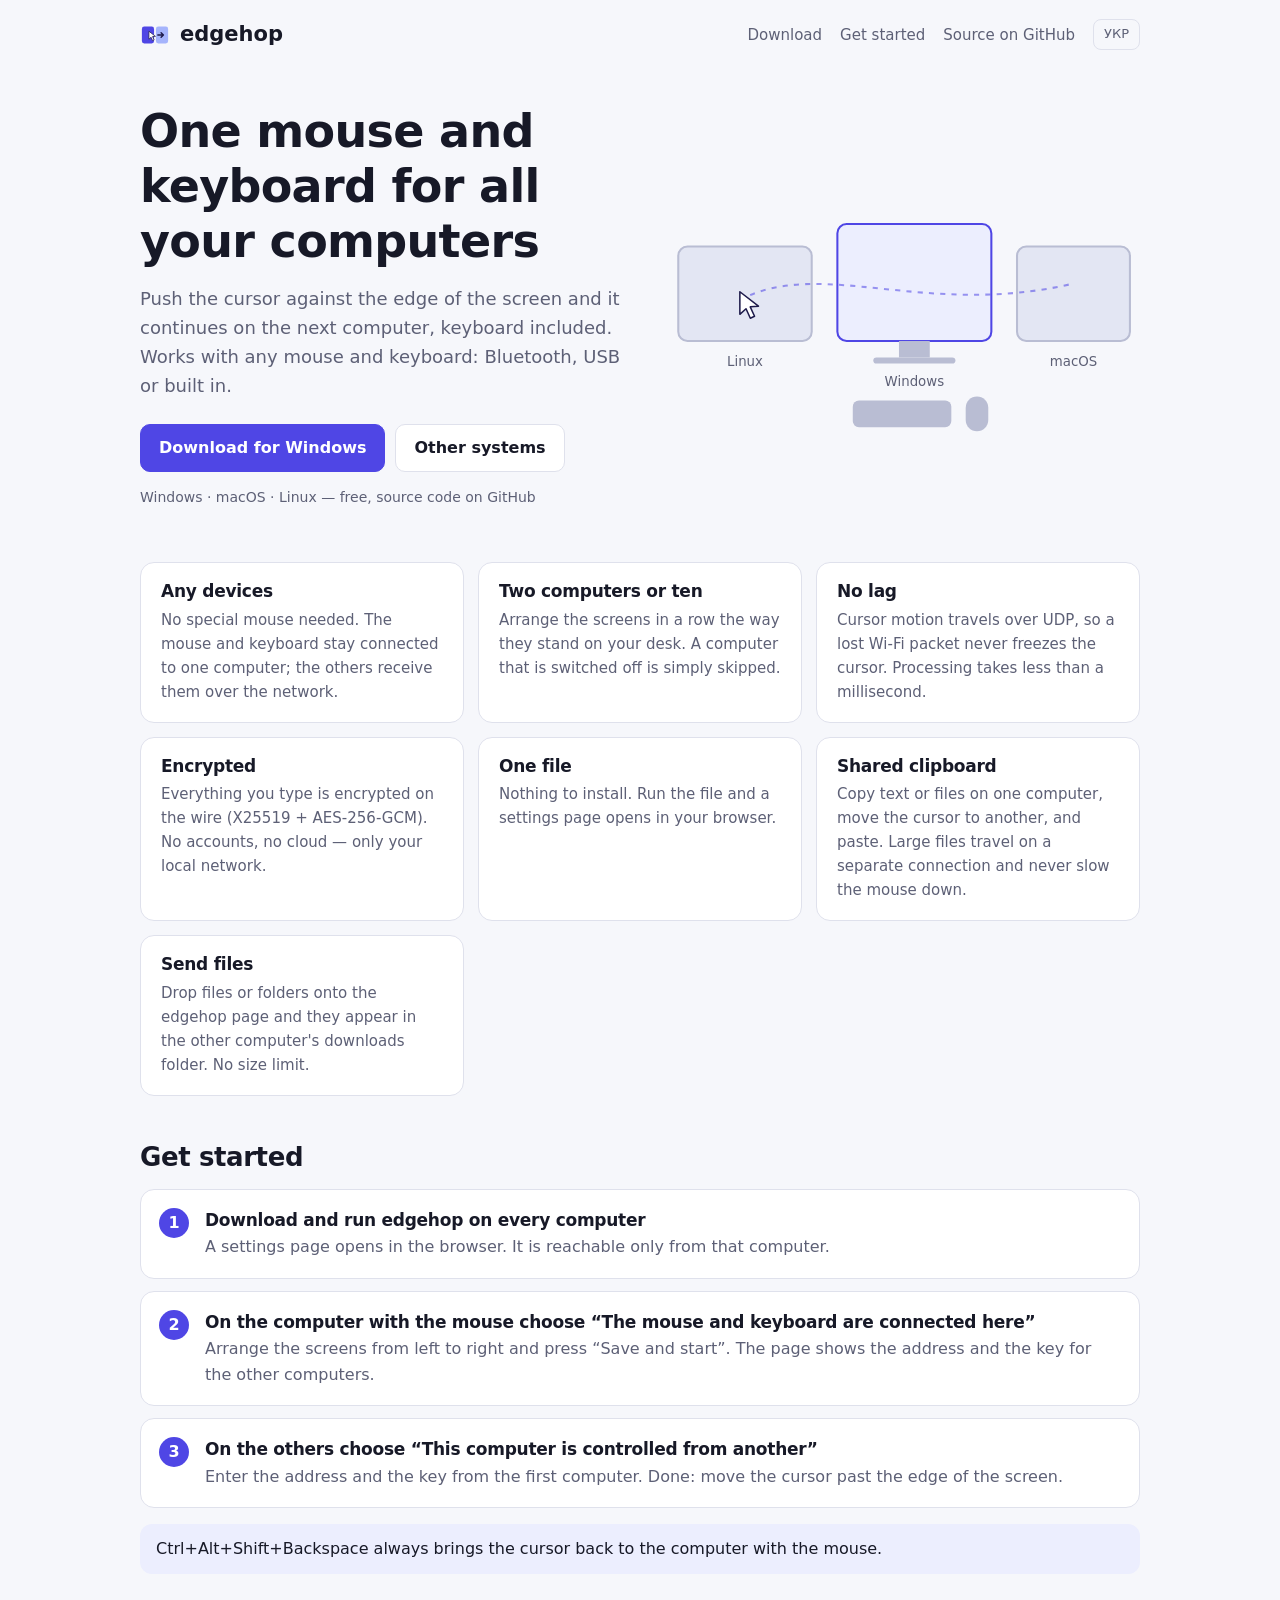
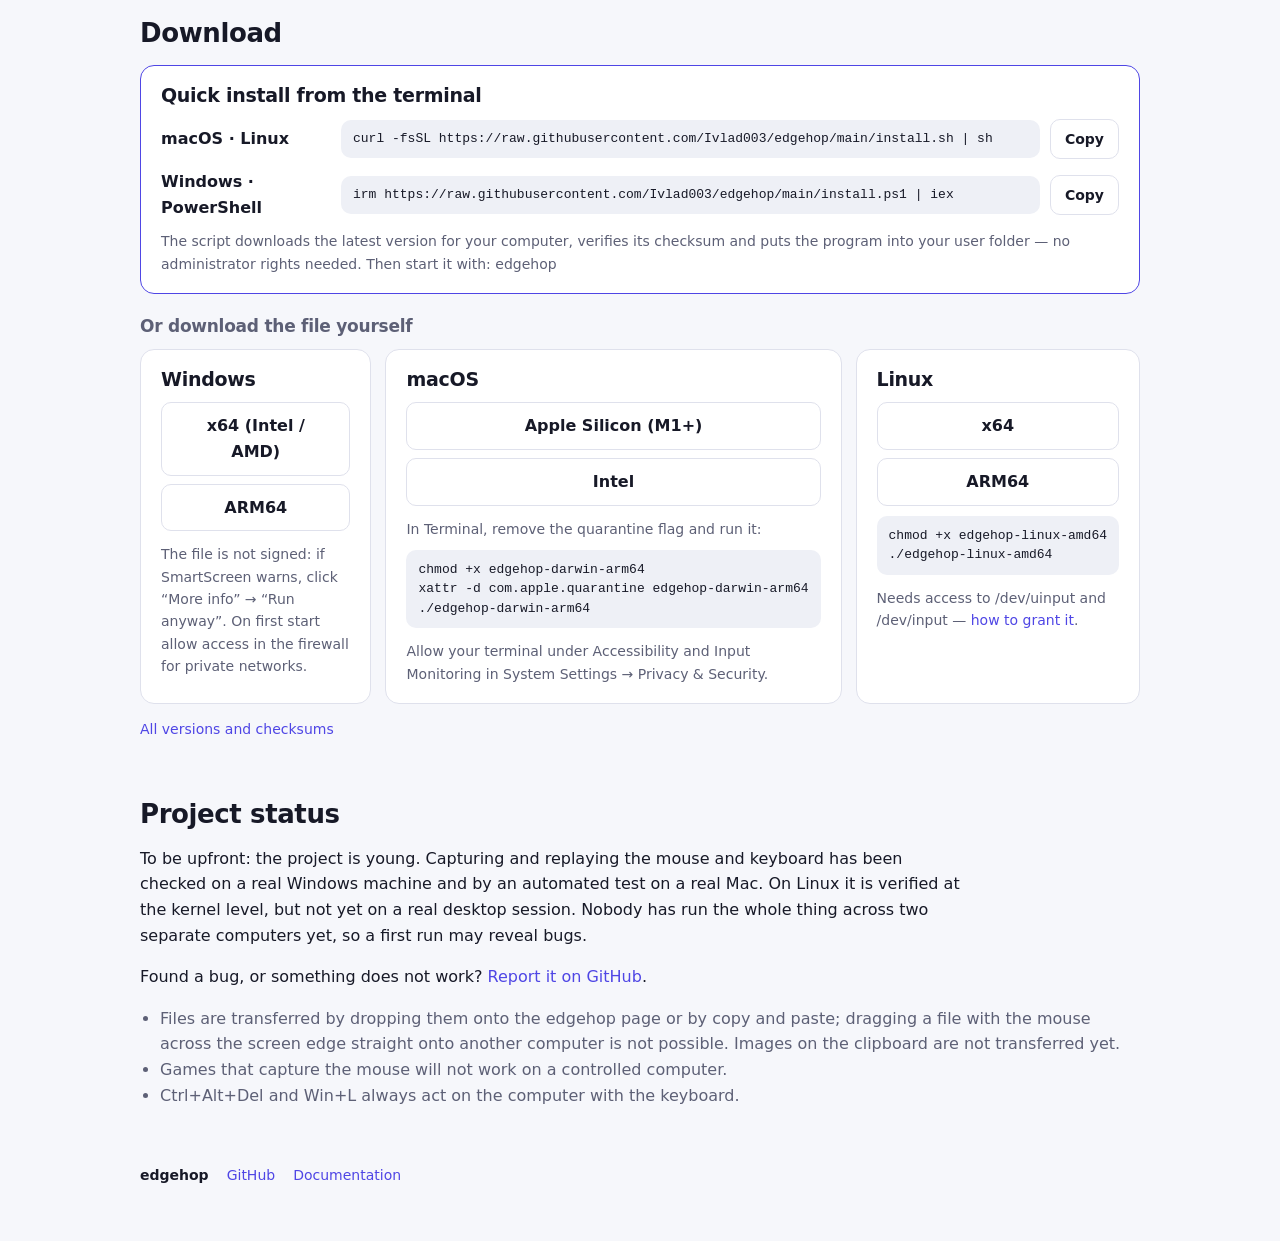
<file: site/index.html>
<!doctype html>
<html lang="en">
<head>
<meta charset="utf-8">
<meta name="viewport" content="width=device-width, initial-scale=1">
<title>edgehop — one mouse and keyboard for all your computers</title>
<meta name="description" content="Push the cursor against the edge of the screen and it continues on the next computer, keyboard included. Any mouse and keyboard. Windows, macOS, Linux. Free; the source code is on GitHub.">
<meta name="edgehop-repo" content="__REPO__">
<link rel="icon" href="favicon.svg" type="image/svg+xml">
<link rel="stylesheet" href="style.css">
</head>
<body>
<header class="top">
  <a class="brand" href="./">
    <img src="favicon.svg" alt="" width="30" height="30">
    <span>edgehop</span>
  </a>
  <nav>
    <a href="#download" data-uk="Завантажити">Download</a>
    <a href="#start" data-uk="Як почати">Get started</a>
    <a class="repo-link" href="#" data-uk="Код на GitHub">Source on GitHub</a>
    <button type="button" id="lang" aria-label="Language">УКР</button>
  </nav>
</header>

<main>
  <section class="hero">
    <div class="hero-text">
      <h1 data-uk="Одна миша й клавіатура на всі комп'ютери">One mouse and keyboard for all your computers</h1>
      <p class="lead" data-uk="Доведіть курсор до краю екрана — і він уже на сусідньому комп'ютері, разом із клавіатурою. Працює з будь-якою мишею та клавіатурою: Bluetooth, USB чи вбудованими.">Push the cursor against the edge of the screen and it continues on the next computer, keyboard included. Works with any mouse and keyboard: Bluetooth, USB or built in.</p>
      <div class="cta">
        <a class="button primary" id="main-download" href="#download">
          <span data-uk="Завантажити для">Download for</span> <span id="main-os">Windows</span>
        </a>
        <a class="button" href="#download" data-uk="Інші системи">Other systems</a>
      </div>
      <p class="small" id="release-line" data-uk="Windows · macOS · Linux — безкоштовно, код на GitHub">Windows · macOS · Linux — free, source code on GitHub</p>
    </div>
    <div class="hero-art" aria-hidden="true">
      <svg viewBox="0 0 460 250" role="img">
        <rect class="scr" x="10" y="60" width="130" height="92" rx="9"/>
        <rect class="scr self" x="165" y="38" width="150" height="114" rx="9"/>
        <rect class="scr" x="340" y="60" width="110" height="92" rx="9"/>
        <rect class="stand" x="225" y="152" width="30" height="16"/>
        <rect class="stand" x="200" y="168" width="80" height="6" rx="3"/>
        <text class="lbl" x="75" y="176" text-anchor="middle">Linux</text>
        <text class="lbl" x="240" y="196" text-anchor="middle">Windows</text>
        <text class="lbl" x="395" y="176" text-anchor="middle">macOS</text>
        <path class="trail" d="M70 112 C 150 70, 250 130, 395 96"/>
        <g class="cursor">
          <path d="M0 0v22l6-5.5 4.2 9.3 4.1-1.9-4.2-9.2 8-.6z"/>
        </g>
        <rect class="kbd" x="180" y="210" width="96" height="26" rx="6"/>
        <rect class="mouse" x="290" y="206" width="22" height="34" rx="11"/>
      </svg>
    </div>
  </section>

  <section class="features">
    <div class="feature">
      <h3 data-uk="Будь-які пристрої">Any devices</h3>
      <p data-uk="Не потрібна спеціальна миша. Миша й клавіатура підключаються до одного комп'ютера, решта отримують їх мережею.">No special mouse needed. The mouse and keyboard stay connected to one computer; the others receive them over the network.</p>
    </div>
    <div class="feature">
      <h3 data-uk="Два комп'ютери чи десять">Two computers or ten</h3>
      <p data-uk="Розставте екрани в ряд так, як вони стоять на столі. Вимкнений комп'ютер просто пропускається.">Arrange the screens in a row the way they stand on your desk. A computer that is switched off is simply skipped.</p>
    </div>
    <div class="feature">
      <h3 data-uk="Без затримок">No lag</h3>
      <p data-uk="Рух курсора йде по UDP, тож втрата пакета у Wi-Fi не «заморожує» курсор. Затримка обробки — менше мілісекунди.">Cursor motion travels over UDP, so a lost Wi-Fi packet never freezes the cursor. Processing takes less than a millisecond.</p>
    </div>
    <div class="feature">
      <h3 data-uk="Зашифровано">Encrypted</h3>
      <p data-uk="Усе, що ви друкуєте, передається зашифрованим (X25519 + AES-256-GCM). Жодних акаунтів і хмар — тільки ваша локальна мережа.">Everything you type is encrypted on the wire (X25519 + AES-256-GCM). No accounts, no cloud — only your local network.</p>
    </div>
    <div class="feature">
      <h3 data-uk="Один файл">One file</h3>
      <p data-uk="Нічого встановлювати. Запустіть файл — у браузері відкриється сторінка налаштувань.">Nothing to install. Run the file and a settings page opens in your browser.</p>
    </div>
    <div class="feature">
      <h3 data-uk="Спільний буфер обміну">Shared clipboard</h3>
      <p data-uk="Скопіюйте текст або файли на одному комп'ютері, переведіть курсор на інший і вставте. Великі файли йдуть окремим з'єднанням і не гальмують мишу.">Copy text or files on one computer, move the cursor to another, and paste. Large files travel on a separate connection and never slow the mouse down.</p>
    </div>
    <div class="feature">
      <h3 data-uk="Надсилання файлів">Send files</h3>
      <p data-uk="Перетягніть файли або теки на сторінку edgehop — вони з'являться в теці завантажень іншого комп'ютера. Без обмеження розміру.">Drop files or folders onto the edgehop page and they appear in the other computer's downloads folder. No size limit.</p>
    </div>
  </section>

  <section id="start" class="block">
    <h2 data-uk="Як почати">Get started</h2>
    <ol class="steps">
      <li>
        <h3 data-uk="Завантажте й запустіть edgehop на кожному комп'ютері">Download and run edgehop on every computer</h3>
        <p data-uk="У браузері відкриється сторінка налаштувань. Вона доступна лише з цього комп'ютера.">A settings page opens in the browser. It is reachable only from that computer.</p>
      </li>
      <li>
        <h3 data-uk="На комп'ютері з мишею оберіть «Миша й клавіатура підключені сюди»">On the computer with the mouse choose “The mouse and keyboard are connected here”</h3>
        <p data-uk="Розставте екрани зліва направо і натисніть «Зберегти і запустити». Сторінка покаже адресу та ключ для інших комп'ютерів.">Arrange the screens from left to right and press “Save and start”. The page shows the address and the key for the other computers.</p>
      </li>
      <li>
        <h3 data-uk="На інших оберіть «Цим комп'ютером керують з іншого»">On the others choose “This computer is controlled from another”</h3>
        <p data-uk="Введіть адресу й ключ із першого комп'ютера. Готово: ведіть курсор за край екрана.">Enter the address and the key from the first computer. Done: move the cursor past the edge of the screen.</p>
      </li>
    </ol>
    <p class="note" data-uk="Ctrl+Alt+Shift+Backspace будь-коли повертає курсор на комп'ютер з мишею.">Ctrl+Alt+Shift+Backspace always brings the cursor back to the computer with the mouse.</p>
  </section>

  <section id="download" class="block">
    <h2 data-uk="Завантажити">Download</h2>
    <p class="small" id="release-info"></p>

    <div class="quick">
      <h3 data-uk="Швидка інсталяція з термінала">Quick install from the terminal</h3>
      <div class="quick-row">
        <span class="quick-os">macOS · Linux</span>
        <code id="cmd-sh">curl -fsSL https://raw.githubusercontent.com/Ivlad003/edgehop/main/install.sh | sh</code>
        <button type="button" class="copy" data-copy="cmd-sh" data-uk="Копіювати">Copy</button>
      </div>
      <div class="quick-row">
        <span class="quick-os">Windows · PowerShell</span>
        <code id="cmd-ps">irm https://raw.githubusercontent.com/Ivlad003/edgehop/main/install.ps1 | iex</code>
        <button type="button" class="copy" data-copy="cmd-ps" data-uk="Копіювати">Copy</button>
      </div>
      <p class="small" data-uk="Скрипт завантажує останню версію саме для вашого комп'ютера, перевіряє контрольну суму й кладе програму у вашу теку користувача — права адміністратора не потрібні. Після цього запустіть: edgehop">The script downloads the latest version for your computer, verifies its checksum and puts the program into your user folder — no administrator rights needed. Then start it with: edgehop</p>
    </div>

    <h3 class="sub" data-uk="Або завантажте файл вручну">Or download the file yourself</h3>
    <div class="downloads">
      <div class="dl">
        <h3>Windows</h3>
        <a class="button" data-file="edgehop-windows-amd64.exe" href="#">x64 (Intel / AMD)</a>
        <a class="button" data-file="edgehop-windows-arm64.exe" href="#">ARM64</a>
        <p class="small" data-uk="Файл не підписаний: якщо SmartScreen попереджає, натисніть «Докладніше» → «Виконати в будь-якому разі». Під час першого запуску дозвольте доступ у брандмауері для приватних мереж.">The file is not signed: if SmartScreen warns, click “More info” → “Run anyway”. On first start allow access in the firewall for private networks.</p>
      </div>
      <div class="dl">
        <h3>macOS</h3>
        <a class="button" data-file="edgehop-darwin-arm64" href="#">Apple Silicon (M1+)</a>
        <a class="button" data-file="edgehop-darwin-amd64" href="#">Intel</a>
        <p class="small" data-uk="У терміналі зніміть карантин і запустіть:">In Terminal, remove the quarantine flag and run it:</p>
        <pre>chmod +x edgehop-darwin-arm64
xattr -d com.apple.quarantine edgehop-darwin-arm64
./edgehop-darwin-arm64</pre>
        <p class="small" data-uk="Дозвольте терміналу Accessibility та Input Monitoring у System Settings → Privacy &amp; Security.">Allow your terminal under Accessibility and Input Monitoring in System Settings → Privacy &amp; Security.</p>
      </div>
      <div class="dl">
        <h3>Linux</h3>
        <a class="button" data-file="edgehop-linux-amd64" href="#">x64</a>
        <a class="button" data-file="edgehop-linux-arm64" href="#">ARM64</a>
        <pre>chmod +x edgehop-linux-amd64
./edgehop-linux-amd64</pre>
        <p class="small"><span data-uk="Потрібен доступ до /dev/uinput та /dev/input —">Needs access to /dev/uinput and /dev/input —</span> <a class="readme-link" href="#" data-uk="як його дати">how to grant it</a>.</p>
      </div>
    </div>
    <p class="small"><a class="releases-link" href="#" data-uk="Усі версії та контрольні суми">All versions and checksums</a></p>
  </section>

  <section class="block status">
    <h2 data-uk="Стан проєкту">Project status</h2>
    <p data-uk="Чесно: проєкт молодий. Перехоплення й відтворення миші та клавіатури перевірено на реальній машині з Windows і автоматичним тестом на справжньому Mac. На Linux це перевірено на рівні ядра, але ще не на справжньому робочому столі. Повний сценарій на двох окремих комп'ютерах поки ніхто не проходив, тож перший запуск може виявити помилки.">To be upfront: the project is young. Capturing and replaying the mouse and keyboard has been checked on a real Windows machine and by an automated test on a real Mac. On Linux it is verified at the kernel level, but not yet on a real desktop session. Nobody has run the whole thing across two separate computers yet, so a first run may reveal bugs.</p>
    <p><span data-uk="Знайшли помилку або щось не працює?">Found a bug, or something does not work?</span> <a class="issues-link" href="#" data-uk="Напишіть про це на GitHub">Report it on GitHub</a>.</p>
    <ul class="limits">
      <li data-uk="Файли передаються перетягуванням на сторінку edgehop або копіюванням і вставкою; перетягнути файл мишею через край екрана просто на інший комп'ютер не можна. Зображення в буфері обміну поки не передаються.">Files are transferred by dropping them onto the edgehop page or by copy and paste; dragging a file with the mouse across the screen edge straight onto another computer is not possible. Images on the clipboard are not transferred yet.</li>
      <li data-uk="Ігри, що захоплюють мишу, на керованому комп'ютері не працюватимуть.">Games that capture the mouse will not work on a controlled computer.</li>
      <li data-uk="Ctrl+Alt+Del та Win+L завжди спрацьовують на комп'ютері з клавіатурою.">Ctrl+Alt+Del and Win+L always act on the computer with the keyboard.</li>
    </ul>
  </section>
</main>

<footer>
  <span>edgehop</span>
  <a class="repo-link" href="#">GitHub</a>
  <a class="readme-link" href="#" data-uk="Документація">Documentation</a>
</footer>
<script src="site.js"></script>
</body>
</html>
</file>
<file: site/style.css>
:root {
  --bg: #f6f7fb;
  --card: #ffffff;
  --text: #171927;
  --muted: #5d6076;
  --line: #dfe1ec;
  --accent: #4f46e5;
  --accent-text: #ffffff;
  --accent-soft: #eceefe;
  --code: #eef0f6;
  --art-screen: #e3e6f3;
  --art-line: #b9bdd3;
}

@media (prefers-color-scheme: dark) {
  :root {
    --bg: #10111a;
    --card: #1a1c29;
    --text: #ecedf5;
    --muted: #a2a6bc;
    --line: #2d3043;
    --accent: #818cf8;
    --accent-text: #11122a;
    --accent-soft: #24284a;
    --code: #232637;
    --art-screen: #23263a;
    --art-line: #474b66;
  }
}

* { box-sizing: border-box; }
html { color-scheme: light dark; scroll-behavior: smooth; }

body {
  margin: 0;
  background: var(--bg);
  color: var(--text);
  font: 16px/1.6 system-ui, -apple-system, "Segoe UI", Roboto, "Helvetica Neue", Arial, sans-serif;
}

a { color: var(--accent); }
h1, h2, h3 { line-height: 1.2; letter-spacing: -0.015em; }

.top, main, footer { max-width: 1040px; margin: 0 auto; padding-left: 20px; padding-right: 20px; }

.top { display: flex; align-items: center; justify-content: space-between; gap: 16px; padding-top: 18px; padding-bottom: 8px; flex-wrap: wrap; }
.brand { display: flex; align-items: center; gap: 10px; font-size: 21px; font-weight: 750; color: var(--text); text-decoration: none; }
nav { display: flex; align-items: center; gap: 18px; flex-wrap: wrap; }
nav a { color: var(--muted); text-decoration: none; font-size: 15px; }
nav a:hover { color: var(--text); }
#lang {
  font: inherit; font-size: 13px; color: var(--muted);
  background: transparent; border: 1px solid var(--line); border-radius: 8px; padding: 4px 10px; cursor: pointer;
}

.hero { display: grid; grid-template-columns: 1.05fr 1fr; gap: 32px; align-items: center; padding: 44px 0 30px; }
.hero h1 { font-size: clamp(30px, 4.6vw, 46px); margin: 0 0 16px; }
.lead { font-size: 18px; color: var(--muted); margin: 0 0 24px; max-width: 34em; }
.cta { display: flex; gap: 10px; flex-wrap: wrap; }
.small { font-size: 14px; color: var(--muted); }

.button {
  display: inline-block;
  padding: 10px 18px;
  border-radius: 10px;
  border: 1px solid var(--line);
  background: var(--card);
  color: var(--text);
  text-decoration: none;
  font-weight: 600;
}
.button:hover { border-color: var(--accent); }
.button.primary { background: var(--accent); border-color: var(--accent); color: var(--accent-text); }
.button.primary:hover { filter: brightness(1.08); }
a:focus-visible, button:focus-visible { outline: 2px solid var(--accent); outline-offset: 2px; }

.hero-art svg { width: 100%; height: auto; display: block; }
.scr { fill: var(--art-screen); stroke: var(--art-line); stroke-width: 2; }
.scr.self { fill: var(--accent-soft); stroke: var(--accent); }
.stand, .kbd, .mouse { fill: var(--art-line); }
.lbl { fill: var(--muted); font-size: 13px; font-family: inherit; }
.trail { fill: none; stroke: var(--accent); stroke-width: 2; stroke-dasharray: 5 6; opacity: 0.55; }
.cursor path { fill: #ffffff; stroke: #1e1b4b; stroke-width: 1.5; stroke-linejoin: round; }
.cursor { transform: translate(70px, 104px); animation: hop 7s ease-in-out infinite; }

@keyframes hop {
  0%, 8% { transform: translate(60px, 104px); }
  42%, 58% { transform: translate(235px, 92px); }
  92%, 100% { transform: translate(390px, 90px); }
}
@media (prefers-reduced-motion: reduce) {
  .cursor { animation: none; transform: translate(235px, 92px); }
  html { scroll-behavior: auto; }
}

.features { display: grid; grid-template-columns: repeat(3, 1fr); gap: 14px; padding: 10px 0 8px; }
.feature, .dl, .steps li {
  background: var(--card);
  border: 1px solid var(--line);
  border-radius: 14px;
  padding: 18px 20px;
}
.feature h3 { margin: 0 0 6px; font-size: 17px; }
.feature p { margin: 0; color: var(--muted); font-size: 15px; }

.block { padding: 38px 0 6px; }
.block h2 { font-size: 26px; margin: 0 0 16px; }

.steps { list-style: none; counter-reset: step; margin: 0; padding: 0; display: grid; gap: 12px; }
.steps li { counter-increment: step; position: relative; padding-left: 64px; }
.steps li::before {
  content: counter(step);
  position: absolute; left: 18px; top: 18px;
  width: 30px; height: 30px; border-radius: 50%;
  background: var(--accent); color: var(--accent-text);
  display: grid; place-items: center; font-weight: 700;
}
.steps h3 { margin: 2px 0 4px; font-size: 17px; }
.steps p { margin: 0; color: var(--muted); }
.note { margin: 16px 0 0; padding: 12px 16px; border-radius: 12px; background: var(--accent-soft); }

.downloads { display: grid; grid-template-columns: repeat(3, 1fr); gap: 14px; }
.dl h3 { margin: 0 0 12px; font-size: 19px; }
.dl .button { display: block; text-align: center; margin-bottom: 8px; }
.dl p { margin: 12px 0 0; }
pre {
  margin: 10px 0 0;
  background: var(--code);
  border-radius: 10px;
  padding: 10px 12px;
  font: 13px/1.5 ui-monospace, SFMono-Regular, "Cascadia Mono", Consolas, Menlo, monospace;
  overflow-x: auto;
}

.status p { max-width: 52em; }
.limits { color: var(--muted); padding-left: 20px; }

footer { display: flex; gap: 18px; align-items: center; padding-top: 34px; padding-bottom: 40px; color: var(--muted); font-size: 14px; }
footer span { font-weight: 700; color: var(--text); }

@media (max-width: 860px) {
  .hero { grid-template-columns: 1fr; padding-top: 24px; }
  .features, .downloads { grid-template-columns: 1fr; }
}

.quick {
  background: var(--card);
  border: 1px solid var(--accent);
  border-radius: 14px;
  padding: 18px 20px;
  margin-bottom: 22px;
}
.quick h3 { margin: 0 0 12px; font-size: 19px; }
.quick-row { display: flex; align-items: center; gap: 10px; flex-wrap: wrap; margin-bottom: 10px; }
.quick-os { flex: 0 0 170px; font-weight: 600; }
.quick-row code {
  flex: 1 1 320px;
  background: var(--code);
  border-radius: 10px;
  padding: 9px 12px;
  font: 13px/1.5 ui-monospace, SFMono-Regular, "Cascadia Mono", Consolas, Menlo, monospace;
  overflow-wrap: anywhere;
}
.copy {
  font: inherit; font-size: 14px; font-weight: 600; color: var(--text);
  background: var(--card); border: 1px solid var(--line); border-radius: 10px; padding: 8px 14px; cursor: pointer;
}
.copy:hover { border-color: var(--accent); }
.quick p { margin: 4px 0 0; }
h3.sub { font-size: 17px; margin: 0 0 12px; color: var(--muted); font-weight: 600; }

@media (max-width: 860px) {
  .quick-os { flex-basis: 100%; }
}
</file>
